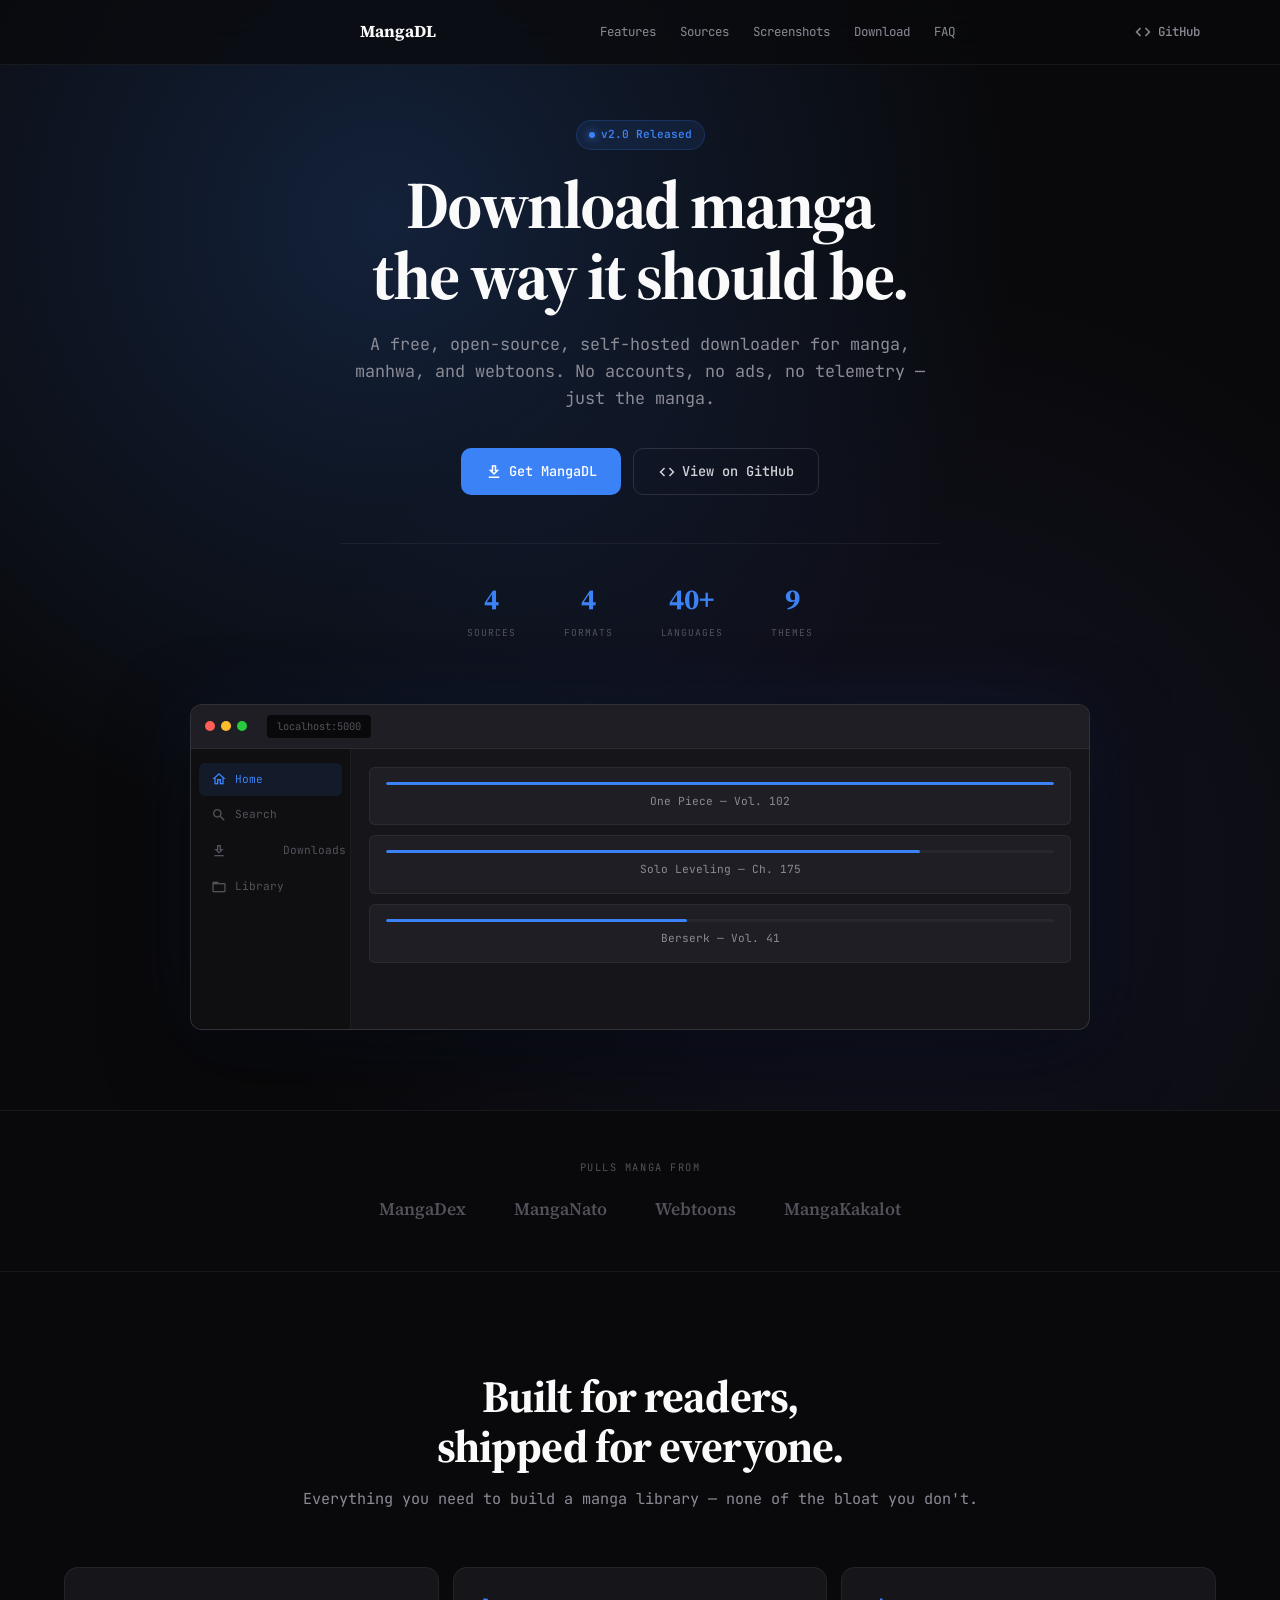
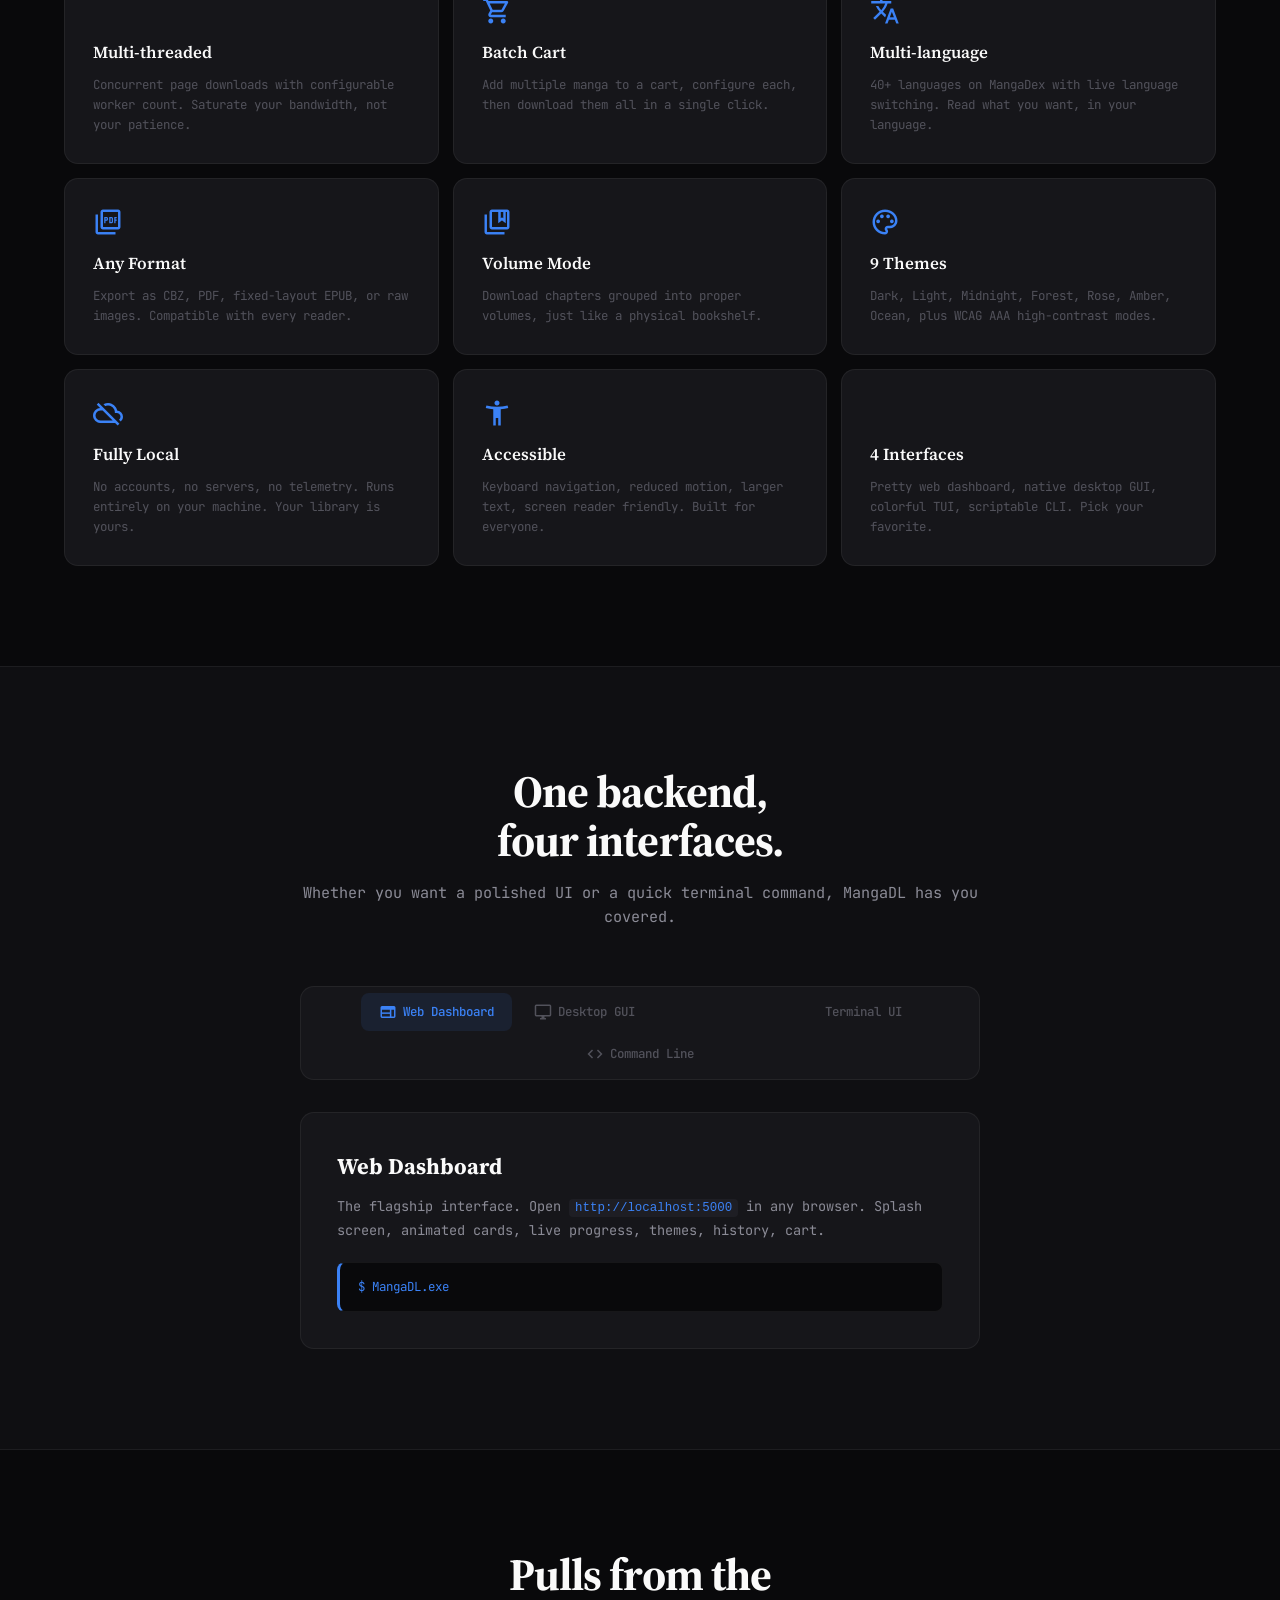
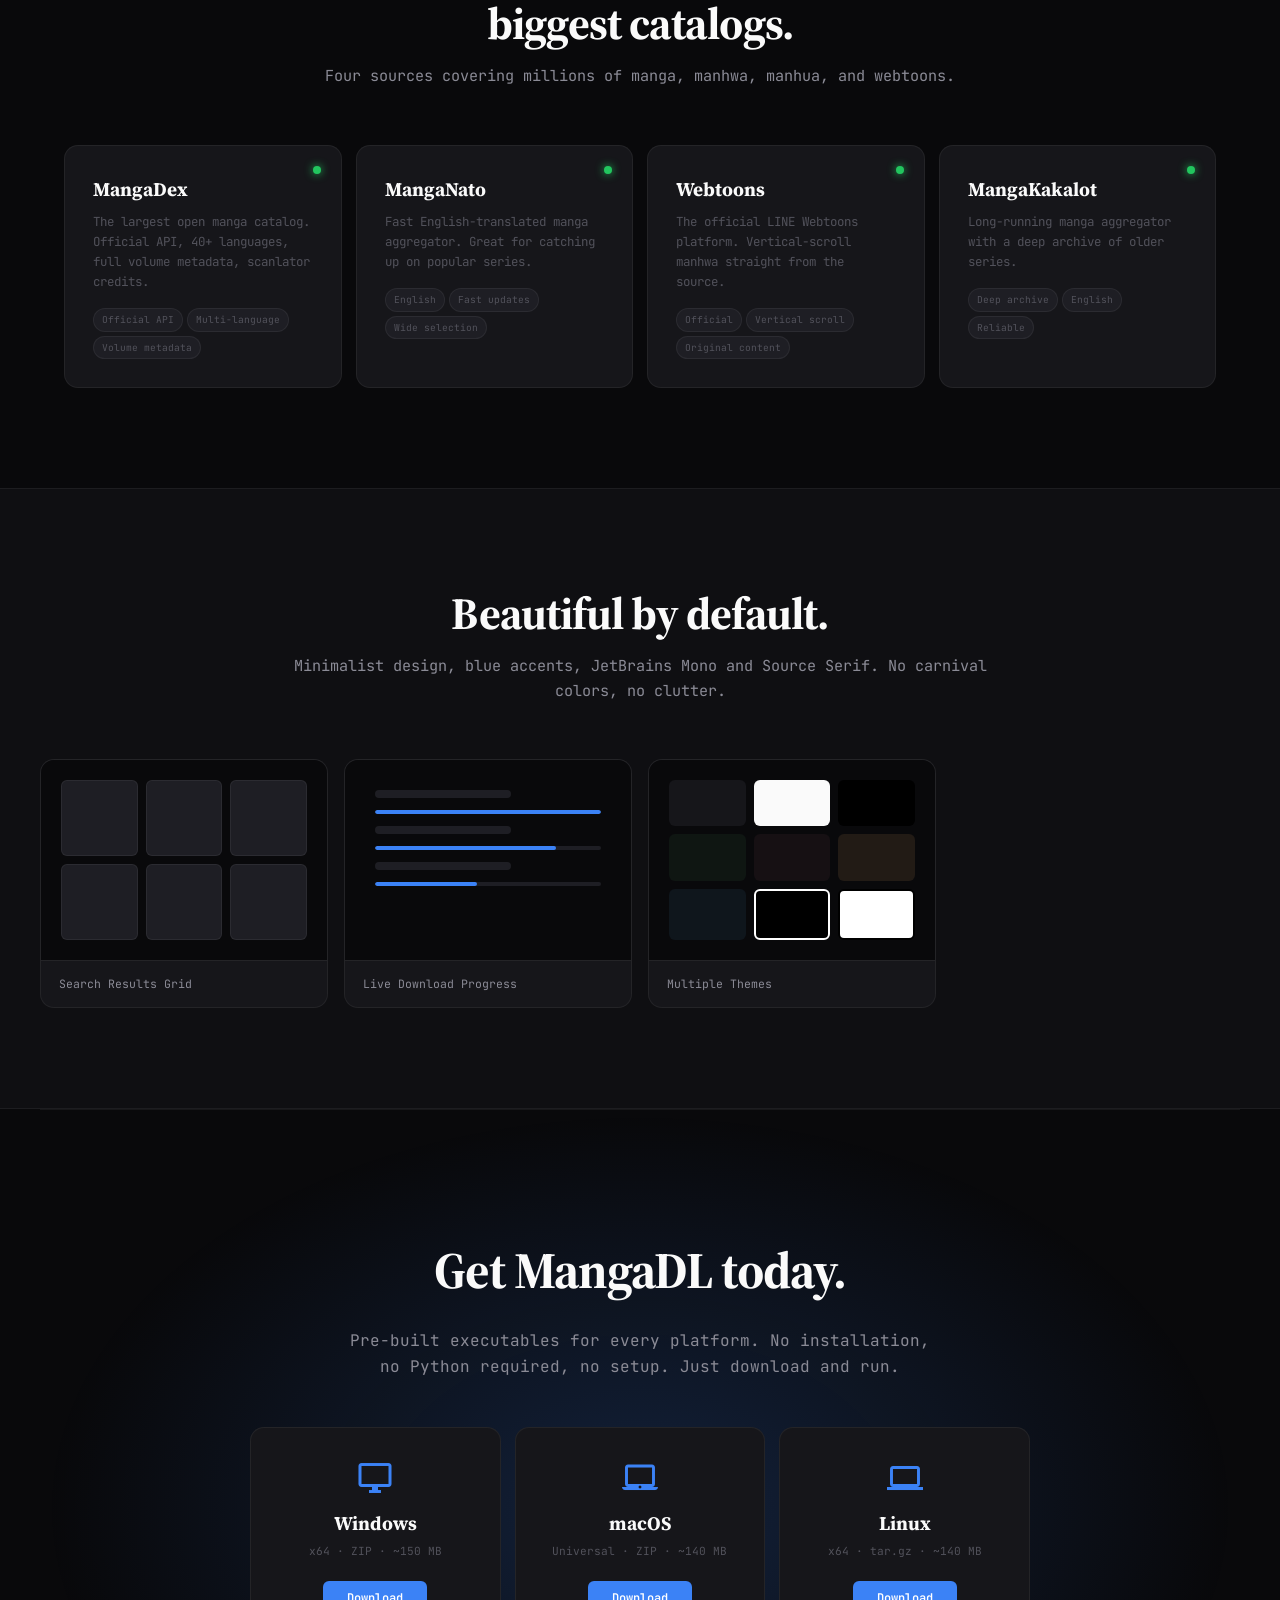
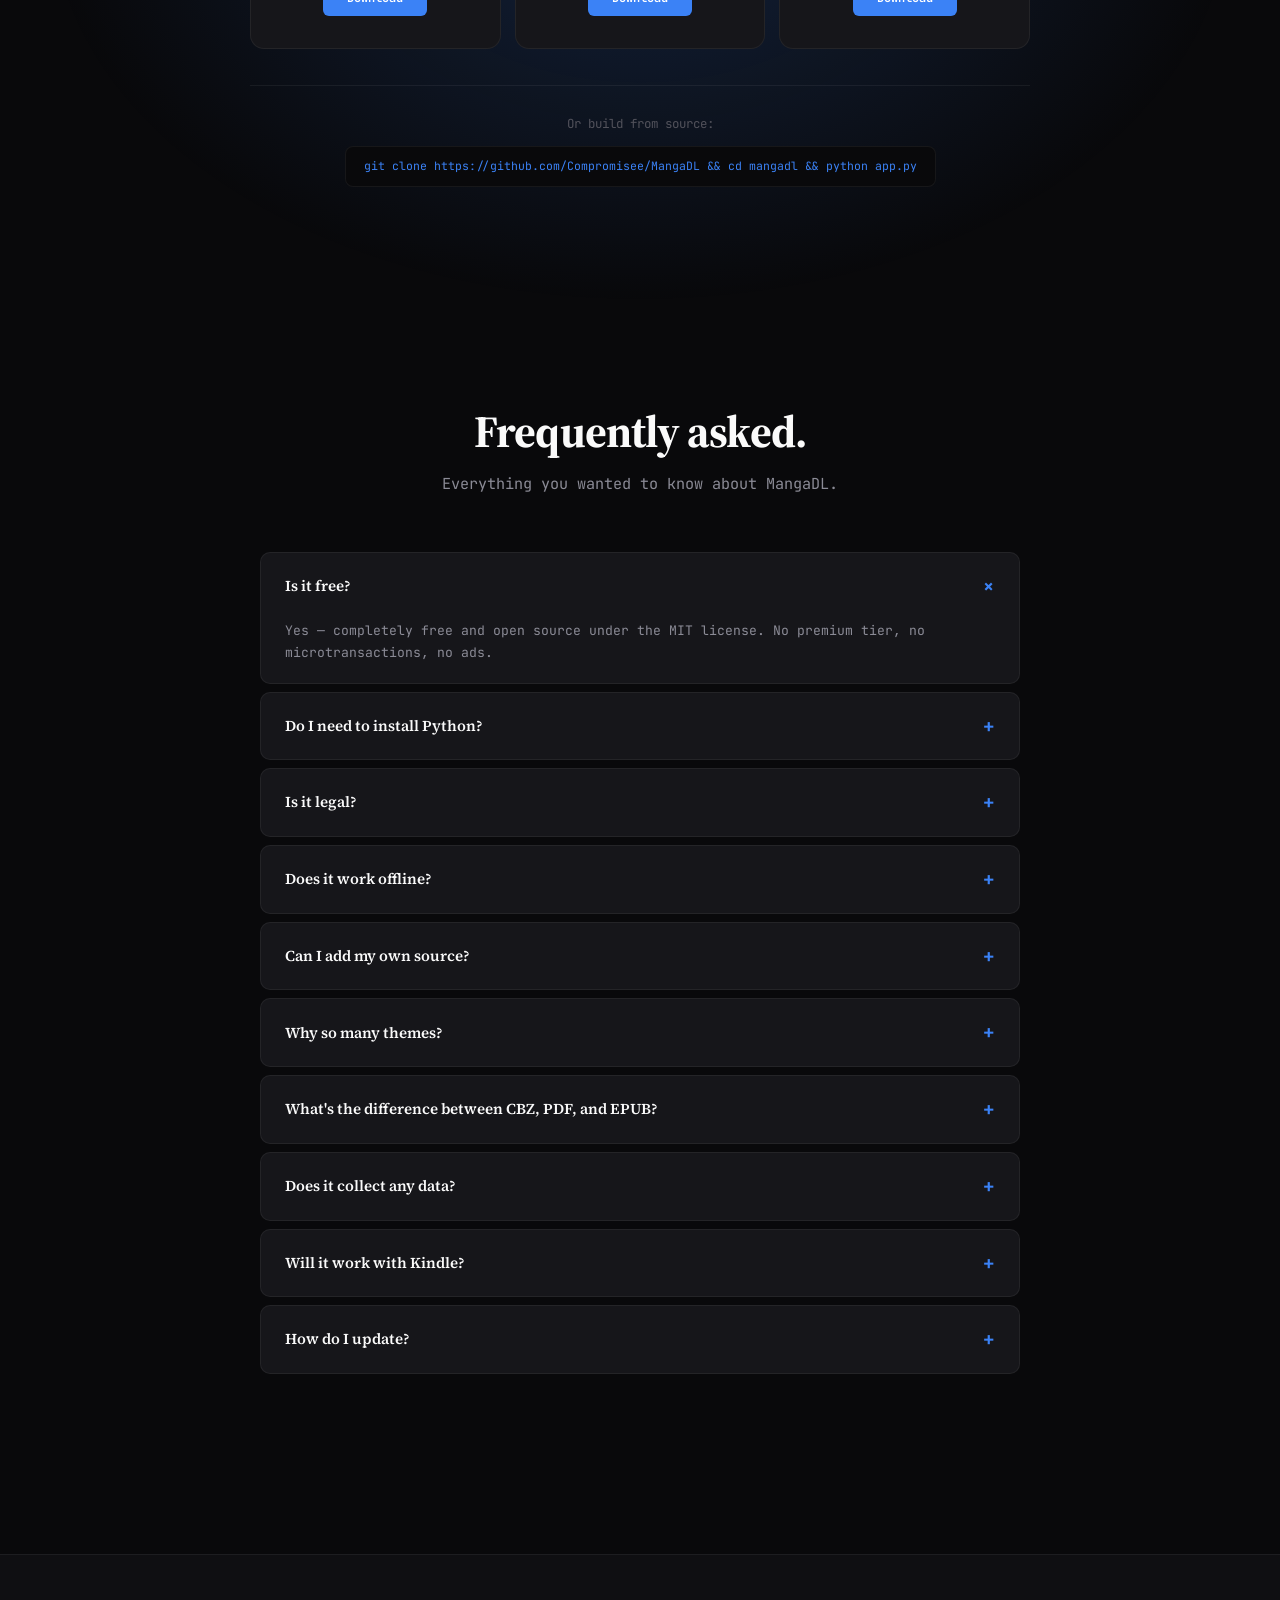
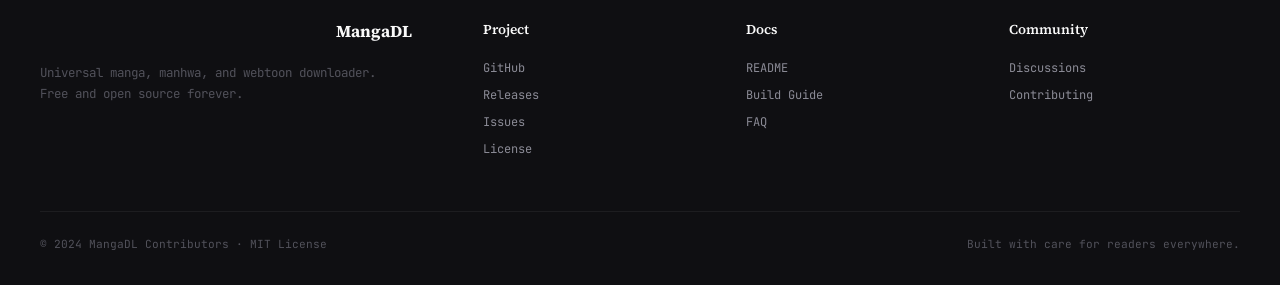
<file: website/index.html>
<!DOCTYPE html>
<html lang="en">
<head>
<meta charset="UTF-8">
<meta name="viewport" content="width=device-width, initial-scale=1.0">
<title>MangaDL — Universal Manga Downloader</title>
<meta name="description" content="Free, open-source manga, manhwa, and webtoon downloader. CBZ, PDF, EPUB export. Multi-source, multi-language, fully self-hosted.">
<meta property="og:title" content="MangaDL — Universal Manga Downloader">
<meta property="og:description" content="Download manga from MangaDex, MangaNato, Webtoons, and more. Free and open source.">
<meta property="og:type" content="website">
<meta name="theme-color" content="#3b82f6">
<link rel="icon" type="image/svg+xml" href="favicon.svg">
<link href="https://fonts.googleapis.com/icon?family=Material+Icons+Outlined" rel="stylesheet">
<link href="https://fonts.googleapis.com/css2?family=JetBrains+Mono:wght@300;400;500;600;700&family=Source+Serif+4:opsz,wght@8..60,400;8..60,500;8..60,600;8..60,700;8..60,800&display=swap" rel="stylesheet">
<link rel="stylesheet" href="style.css">
</head>
<body>

<!-- NAV -->
<nav class="nav">
  <div class="nav-inner">
    <a href="#" class="logo">
      <span class="material-icons-outlined">auto_stories</span>
      <span>MangaDL</span>
    </a>
    <div class="nav-links">
      <a href="#features">Features</a>
      <a href="#sources">Sources</a>
      <a href="#screenshots">Screenshots</a>
      <a href="#download">Download</a>
      <a href="#faq">FAQ</a>
    </div>
    <a href="https://github.com/Compromisee/MangaDL" class="btn btn-ghost" target="_blank">
      <span class="material-icons-outlined">code</span>
      <span>GitHub</span>
    </a>
  </div>
</nav>

<!-- HERO -->
<section class="hero">
  <div class="hero-bg"></div>
  <div class="hero-content">
    <div class="hero-badge">
      <span class="hero-badge-dot"></span>
      v2.0 Released
    </div>
    <h1>Download manga<br>the way it should be.</h1>
    <p class="hero-sub">A free, open-source, self-hosted downloader for manga, manhwa, and webtoons. No accounts, no ads, no telemetry — just the manga.</p>
    <div class="hero-actions">
      <a href="#download" class="btn btn-primary btn-lg">
        <span class="material-icons-outlined">download</span>
        Get MangaDL
      </a>
      <a href="https://github.com/Compromisee/MangaDL" target="_blank" class="btn btn-outline btn-lg">
        <span class="material-icons-outlined">code</span>
        View on GitHub
      </a>
    </div>
    <div class="hero-stats">
      <div><b>4</b><span>Sources</span></div>
      <div><b>4</b><span>Formats</span></div>
      <div><b>40+</b><span>Languages</span></div>
      <div><b>9</b><span>Themes</span></div>
    </div>
  </div>

  <!-- Mock UI preview -->
  <div class="hero-preview">
    <div class="preview-window">
      <div class="preview-bar">
        <span class="preview-dot red"></span>
        <span class="preview-dot yellow"></span>
        <span class="preview-dot green"></span>
        <span class="preview-url">localhost:5000</span>
      </div>
      <div class="preview-body">
        <div class="preview-side">
          <div class="preview-side-item active"><span class="material-icons-outlined">home</span>Home</div>
          <div class="preview-side-item"><span class="material-icons-outlined">search</span>Search</div>
          <div class="preview-side-item"><span class="material-icons-outlined">downloading</span>Downloads</div>
          <div class="preview-side-item"><span class="material-icons-outlined">folder_open</span>Library</div>
        </div>
        <div class="preview-main">
          <div class="preview-card">
            <div class="preview-progress"><div class="preview-fill"></div></div>
            <span>One Piece — Vol. 102</span>
          </div>
          <div class="preview-card">
            <div class="preview-progress"><div class="preview-fill" style="width:80%"></div></div>
            <span>Solo Leveling — Ch. 175</span>
          </div>
          <div class="preview-card">
            <div class="preview-progress"><div class="preview-fill" style="width:45%"></div></div>
            <span>Berserk — Vol. 41</span>
          </div>
        </div>
      </div>
    </div>
  </div>
</section>

<!-- TRUSTED -->
<section class="trusted">
  <p>Pulls manga from</p>
  <div class="trusted-grid">
    <div class="trust-item">MangaDex</div>
    <div class="trust-item">MangaNato</div>
    <div class="trust-item">Webtoons</div>
    <div class="trust-item">MangaKakalot</div>
  </div>
</section>

<!-- FEATURES -->
<section class="section" id="features">
  <div class="section-head">
    <h2>Built for readers,<br>shipped for everyone.</h2>
    <p>Everything you need to build a manga library — none of the bloat you don't.</p>
  </div>

  <div class="feature-grid">
    <div class="feature">
      <span class="material-icons-outlined feature-icon">bolt</span>
      <h3>Multi-threaded</h3>
      <p>Concurrent page downloads with configurable worker count. Saturate your bandwidth, not your patience.</p>
    </div>
    <div class="feature">
      <span class="material-icons-outlined feature-icon">shopping_cart</span>
      <h3>Batch Cart</h3>
      <p>Add multiple manga to a cart, configure each, then download them all in a single click.</p>
    </div>
    <div class="feature">
      <span class="material-icons-outlined feature-icon">translate</span>
      <h3>Multi-language</h3>
      <p>40+ languages on MangaDex with live language switching. Read what you want, in your language.</p>
    </div>
    <div class="feature">
      <span class="material-icons-outlined feature-icon">picture_as_pdf</span>
      <h3>Any Format</h3>
      <p>Export as CBZ, PDF, fixed-layout EPUB, or raw images. Compatible with every reader.</p>
    </div>
    <div class="feature">
      <span class="material-icons-outlined feature-icon">collections_bookmark</span>
      <h3>Volume Mode</h3>
      <p>Download chapters grouped into proper volumes, just like a physical bookshelf.</p>
    </div>
    <div class="feature">
      <span class="material-icons-outlined feature-icon">palette</span>
      <h3>9 Themes</h3>
      <p>Dark, Light, Midnight, Forest, Rose, Amber, Ocean, plus WCAG AAA high-contrast modes.</p>
    </div>
    <div class="feature">
      <span class="material-icons-outlined feature-icon">cloud_off</span>
      <h3>Fully Local</h3>
      <p>No accounts, no servers, no telemetry. Runs entirely on your machine. Your library is yours.</p>
    </div>
    <div class="feature">
      <span class="material-icons-outlined feature-icon">accessibility_new</span>
      <h3>Accessible</h3>
      <p>Keyboard navigation, reduced motion, larger text, screen reader friendly. Built for everyone.</p>
    </div>
    <div class="feature">
      <span class="material-icons-outlined feature-icon">terminal</span>
      <h3>4 Interfaces</h3>
      <p>Pretty web dashboard, native desktop GUI, colorful TUI, scriptable CLI. Pick your favorite.</p>
    </div>
  </div>
</section>

<!-- INTERFACES -->
<section class="section section-alt" id="interfaces">
  <div class="section-head">
    <h2>One backend,<br>four interfaces.</h2>
    <p>Whether you want a polished UI or a quick terminal command, MangaDL has you covered.</p>
  </div>
  <div class="interface-tabs">
    <button class="iface-tab active" data-tab="web">
      <span class="material-icons-outlined">web</span>
      Web Dashboard
    </button>
    <button class="iface-tab" data-tab="gui">
      <span class="material-icons-outlined">desktop_windows</span>
      Desktop GUI
    </button>
    <button class="iface-tab" data-tab="tui">
      <span class="material-icons-outlined">terminal</span>
      Terminal UI
    </button>
    <button class="iface-tab" data-tab="cli">
      <span class="material-icons-outlined">code</span>
      Command Line
    </button>
  </div>

  <div class="iface-panel active" data-panel="web">
    <h3>Web Dashboard</h3>
    <p>The flagship interface. Open <code>http://localhost:5000</code> in any browser. Splash screen, animated cards, live progress, themes, history, cart.</p>
    <div class="iface-code">$ MangaDL.exe</div>
  </div>
  <div class="iface-panel" data-panel="gui">
    <h3>Desktop GUI</h3>
    <p>Native Tkinter desktop window — no browser required. Sidebar navigation, treeview chapters, live download polling.</p>
    <div class="iface-code">$ python gui.py</div>
  </div>
  <div class="iface-panel" data-panel="tui">
    <h3>Terminal UI</h3>
    <p>Beautiful colorful terminal interface using Rich. Gradient ASCII banner, live progress bars, color-coded sources.</p>
    <div class="iface-code">$ python tui.py</div>
  </div>
  <div class="iface-panel" data-panel="cli">
    <h3>Command Line</h3>
    <p>Scriptable, automation-ready. Perfect for cron jobs and shell scripts.</p>
    <div class="iface-code">$ MangaDL-CLI download &lt;url&gt; --format pdf --mode volume</div>
  </div>
</section>

<!-- SOURCES -->
<section class="section" id="sources">
  <div class="section-head">
    <h2>Pulls from the<br>biggest catalogs.</h2>
    <p>Four sources covering millions of manga, manhwa, manhua, and webtoons.</p>
  </div>
  <div class="source-grid">
    <div class="source">
      <div class="source-status"></div>
      <h3>MangaDex</h3>
      <p>The largest open manga catalog. Official API, 40+ languages, full volume metadata, scanlator credits.</p>
      <div class="source-tags">
        <span>Official API</span><span>Multi-language</span><span>Volume metadata</span>
      </div>
    </div>
    <div class="source">
      <div class="source-status"></div>
      <h3>MangaNato</h3>
      <p>Fast English-translated manga aggregator. Great for catching up on popular series.</p>
      <div class="source-tags">
        <span>English</span><span>Fast updates</span><span>Wide selection</span>
      </div>
    </div>
    <div class="source">
      <div class="source-status"></div>
      <h3>Webtoons</h3>
      <p>The official LINE Webtoons platform. Vertical-scroll manhwa straight from the source.</p>
      <div class="source-tags">
        <span>Official</span><span>Vertical scroll</span><span>Original content</span>
      </div>
    </div>
    <div class="source">
      <div class="source-status"></div>
      <h3>MangaKakalot</h3>
      <p>Long-running manga aggregator with a deep archive of older series.</p>
      <div class="source-tags">
        <span>Deep archive</span><span>English</span><span>Reliable</span>
      </div>
    </div>
  </div>
</section>

<!-- SCREENSHOTS -->
<section class="section section-alt" id="screenshots">
  <div class="section-head">
    <h2>Beautiful by default.</h2>
    <p>Minimalist design, blue accents, JetBrains Mono and Source Serif. No carnival colors, no clutter.</p>
  </div>
  <div class="screenshot-grid">
    <div class="screenshot">
      <div class="screenshot-mock">
        <div class="mock-card mock-1"></div>
        <div class="mock-card mock-2"></div>
        <div class="mock-card mock-3"></div>
        <div class="mock-card mock-4"></div>
        <div class="mock-card mock-5"></div>
        <div class="mock-card mock-6"></div>
      </div>
      <div class="screenshot-label">Search Results Grid</div>
    </div>
    <div class="screenshot">
      <div class="screenshot-mock screenshot-mock-progress">
        <div class="mock-line"></div>
        <div class="mock-progress"><div class="mock-progress-fill"></div></div>
        <div class="mock-line"></div>
        <div class="mock-progress"><div class="mock-progress-fill" style="width:80%"></div></div>
        <div class="mock-line"></div>
        <div class="mock-progress"><div class="mock-progress-fill" style="width:45%"></div></div>
      </div>
      <div class="screenshot-label">Live Download Progress</div>
    </div>
    <div class="screenshot">
      <div class="screenshot-mock screenshot-mock-themes">
        <div class="mock-swatch s1"></div>
        <div class="mock-swatch s2"></div>
        <div class="mock-swatch s3"></div>
        <div class="mock-swatch s4"></div>
        <div class="mock-swatch s5"></div>
        <div class="mock-swatch s6"></div>
        <div class="mock-swatch s7"></div>
        <div class="mock-swatch s8"></div>
        <div class="mock-swatch s9"></div>
      </div>
      <div class="screenshot-label">Multiple Themes</div>
    </div>
  </div>
</section>

<!-- DOWNLOAD -->
<section class="section section-cta" id="download">
  <div class="cta-bg"></div>
  <div class="cta-content">
    <h2>Get MangaDL today.</h2>
    <p>Pre-built executables for every platform. No installation, no Python required, no setup. Just download and run.</p>

    <div class="dl-grid">
      <a href="https://github.com/Compromisee/MangaDL/releases/latest/download/MangaDL-Windows.zip" class="dl-card">
        <span class="material-icons-outlined dl-icon">desktop_windows</span>
        <h3>Windows</h3>
        <p>x64 · ZIP · ~150 MB</p>
        <span class="dl-btn">Download</span>
      </a>
      <a href="https://github.com/Compromisee/MangaDL/releases/latest/download/MangaDL-macOS.zip" class="dl-card">
        <span class="material-icons-outlined dl-icon">laptop_mac</span>
        <h3>macOS</h3>
        <p>Universal · ZIP · ~140 MB</p>
        <span class="dl-btn">Download</span>
      </a>
      <a href="https://github.com/Compromisee/MangaDL/releases/latest/download/MangaDL-Linux.tar.gz" class="dl-card">
        <span class="material-icons-outlined dl-icon">computer</span>
        <h3>Linux</h3>
        <p>x64 · tar.gz · ~140 MB</p>
        <span class="dl-btn">Download</span>
      </a>
    </div>

    <div class="dl-source">
      <p>Or build from source:</p>
      <code>git clone https://github.com/Compromisee/MangaDL &amp;&amp; cd mangadl &amp;&amp; python app.py</code>
    </div>
  </div>
</section>

<!-- FAQ -->
<section class="section" id="faq">
  <div class="section-head">
    <h2>Frequently asked.</h2>
    <p>Everything you wanted to know about MangaDL.</p>
  </div>
  <div class="faq">
    <details class="faq-item" open>
      <summary>Is it free?</summary>
      <div>Yes — completely free and open source under the MIT license. No premium tier, no microtransactions, no ads.</div>
    </details>
    <details class="faq-item">
      <summary>Do I need to install Python?</summary>
      <div>If you use the pre-built EXE/binary releases, no. They're fully self-contained. Only needed if you want to run from source or contribute.</div>
    </details>
    <details class="faq-item">
      <summary>Is it legal?</summary>
      <div>The tool itself is legal. How you use it is your responsibility. Respect copyright laws in your country and support creators by buying official manga when available.</div>
    </details>
    <details class="faq-item">
      <summary>Does it work offline?</summary>
      <div>The app runs locally and your downloaded files work offline forever. The download itself obviously requires an internet connection to fetch the manga.</div>
    </details>
    <details class="faq-item">
      <summary>Can I add my own source?</summary>
      <div>Yes — extend the <code>BaseSource</code> class in <code>sources/base.py</code>, implement three methods, and register it. See the README for a full guide.</div>
    </details>
    <details class="faq-item">
      <summary>Why so many themes?</summary>
      <div>Because not everyone reads in the dark. The high-contrast modes are WCAG AAA certified for users with visual impairments.</div>
    </details>
    <details class="faq-item">
      <summary>What's the difference between CBZ, PDF, and EPUB?</summary>
      <div><b>CBZ</b> — best for comic readers like YACReader. <b>PDF</b> — universal, works anywhere. <b>EPUB</b> — best for e-readers like Apple Books, Kobo. <b>Images</b> — raw files for custom workflows.</div>
    </details>
    <details class="faq-item">
      <summary>Does it collect any data?</summary>
      <div>No. Zero telemetry. Zero analytics. Zero tracking. Your downloads, history, and settings stay on your machine.</div>
    </details>
    <details class="faq-item">
      <summary>Will it work with Kindle?</summary>
      <div>Sideload CBZ or EPUB files via Send to Kindle or USB. Native MOBI support is on the roadmap.</div>
    </details>
    <details class="faq-item">
      <summary>How do I update?</summary>
      <div>Download the new release and replace the old EXE. Your downloads folder, history, and settings persist between versions.</div>
    </details>
  </div>
</section>

<!-- FOOTER -->
<footer class="footer">
  <div class="footer-inner">
    <div class="footer-brand">
      <div class="logo">
        <span class="material-icons-outlined">auto_stories</span>
        <span>MangaDL</span>
      </div>
      <p>Universal manga, manhwa, and webtoon downloader.<br>Free and open source forever.</p>
    </div>
    <div class="footer-cols">
      <div class="footer-col">
        <h4>Project</h4>
        <a href="https://github.com/Compromisee/MangaDL" target="_blank">GitHub</a>
        <a href="https://github.com/Compromisee/MangaDL/releases" target="_blank">Releases</a>
        <a href="https://github.com/Compromisee/MangaDL/issues" target="_blank">Issues</a>
        <a href="https://github.com/Compromisee/MangaDL/blob/main/LICENSE" target="_blank">License</a>
      </div>
      <div class="footer-col">
        <h4>Docs</h4>
        <a href="https://github.com/Compromisee/MangaDL/blob/main/README.md" target="_blank">README</a>
        <a href="https://github.com/Compromisee/MangaDL/blob/main/BUILD.md" target="_blank">Build Guide</a>
        <a href="#faq">FAQ</a>
      </div>
      <div class="footer-col">
        <h4>Community</h4>
        <a href="https://github.com/Compromisee/MangaDL/discussions" target="_blank">Discussions</a>
        <a href="https://github.com/Compromisee/MangaDL/blob/main/CONTRIBUTING.md" target="_blank">Contributing</a>
      </div>
    </div>
  </div>
  <div class="footer-bottom">
    <p>© 2024 MangaDL Contributors · MIT License</p>
    <p>Built with care for readers everywhere.</p>
  </div>
</footer>

<script src="script.js"></script>
</body>
</html>
</file>
<file: website/style.css>
*,*::before,*::after{margin:0;padding:0;box-sizing:border-box}

:root{
  --bg:#09090b;--bg1:#0f0f12;--bg2:#16161a;--bg3:#1e1e24;--bg4:#27272f;
  --border:rgba(255,255,255,.06);--border-h:rgba(255,255,255,.12);
  --text:#d4d4d8;--text2:#8b8b96;--text3:#52525b;--white:#fafafa;
  --accent:#3b82f6;--accent-h:#2563eb;--accent-dim:rgba(59,130,246,.10);--accent-glow:rgba(59,130,246,.20);
  --green:#22c55e;--red:#ef4444;--yellow:#eab308;
  --serif:'Source Serif 4','Georgia',serif;
  --mono:'JetBrains Mono',monospace;
  --ease:cubic-bezier(.4,0,.2,1);
}

html{scroll-behavior:smooth}
body{
  font-family:var(--mono);
  background:var(--bg);color:var(--text);
  line-height:1.6;
  overflow-x:hidden;
}
::selection{background:var(--accent);color:#fff}
::-webkit-scrollbar{width:8px}
::-webkit-scrollbar-track{background:var(--bg)}
::-webkit-scrollbar-thumb{background:var(--bg3);border-radius:9px}
::-webkit-scrollbar-thumb:hover{background:var(--bg4)}

a{color:inherit;text-decoration:none}

/* === NAV === */
.nav{
  position:fixed;top:0;left:0;right:0;z-index:100;
  background:rgba(9,9,11,.7);backdrop-filter:blur(16px);
  border-bottom:1px solid var(--border);
}
.nav-inner{
  max-width:1200px;margin:0 auto;padding:14px 24px;
  display:flex;align-items:center;justify-content:space-between;gap:24px;
}
.logo{
  display:flex;align-items:center;gap:8px;
  font-family:var(--serif);font-size:1.05rem;font-weight:700;color:var(--white);
}
.logo .material-icons-outlined{color:var(--accent);font-size:24px}
.nav-links{display:flex;gap:24px;font-size:.78rem;color:var(--text2)}
.nav-links a{transition:color .2s}
.nav-links a:hover{color:var(--white)}

/* === BUTTONS === */
.btn{
  display:inline-flex;align-items:center;gap:6px;
  padding:8px 16px;border:none;border-radius:8px;
  font-family:var(--mono);font-size:.78rem;font-weight:500;
  cursor:pointer;transition:all .2s var(--ease);
  text-decoration:none;
}
.btn .material-icons-outlined{font-size:18px}
.btn:active{transform:scale(.97)}
.btn-primary{background:var(--accent);color:#fff}
.btn-primary:hover{background:var(--accent-h);box-shadow:0 8px 24px var(--accent-glow)}
.btn-outline{background:transparent;color:var(--text);border:1px solid var(--border-h)}
.btn-outline:hover{border-color:var(--accent);color:var(--accent)}
.btn-ghost{background:transparent;color:var(--text2)}
.btn-ghost:hover{background:var(--bg3);color:var(--text)}
.btn-lg{padding:12px 24px;font-size:.85rem;border-radius:10px}

/* === HERO === */
.hero{
  position:relative;min-height:100vh;
  padding:120px 24px 80px;
  display:flex;flex-direction:column;align-items:center;justify-content:center;
  overflow:hidden;text-align:center;
}
.hero-bg{
  position:absolute;inset:0;
  background:
    radial-gradient(ellipse at 30% 20%,var(--accent-glow),transparent 50%),
    radial-gradient(ellipse at 70% 80%,rgba(99,102,241,.10),transparent 50%);
  animation:heroBg 12s ease-in-out infinite alternate;
}
@keyframes heroBg{
  0%{opacity:.6;transform:scale(1) rotate(0deg)}
  100%{opacity:1;transform:scale(1.1) rotate(2deg)}
}
.hero-content{position:relative;z-index:2;max-width:900px;animation:fadeUp .8s var(--ease)}
@keyframes fadeUp{from{opacity:0;transform:translateY(20px)}to{opacity:1;transform:none}}

.hero-badge{
  display:inline-flex;align-items:center;gap:6px;
  padding:5px 12px;border-radius:20px;
  background:var(--accent-dim);color:var(--accent);
  font-size:.7rem;font-weight:600;margin-bottom:20px;
  border:1px solid rgba(59,130,246,.2);
}
.hero-badge-dot{
  width:6px;height:6px;border-radius:50%;background:var(--accent);
  box-shadow:0 0 8px var(--accent);
  animation:pulse 1.5s ease-in-out infinite;
}
@keyframes pulse{0%,100%{opacity:1}50%{opacity:.4}}

.hero h1{
  font-family:var(--serif);font-size:clamp(2.2rem,6vw,4.2rem);
  font-weight:700;color:var(--white);
  letter-spacing:-.03em;line-height:1.05;
  margin-bottom:20px;
}
.hero-sub{
  font-size:clamp(.9rem,1.6vw,1.05rem);
  color:var(--text2);max-width:600px;margin:0 auto 36px;
  line-height:1.6;
}
.hero-actions{display:flex;gap:12px;justify-content:center;flex-wrap:wrap;margin-bottom:48px}

.hero-stats{
  display:flex;justify-content:center;gap:48px;flex-wrap:wrap;
  padding-top:32px;border-top:1px solid var(--border);
}
.hero-stats div{display:flex;flex-direction:column;align-items:center;gap:2px}
.hero-stats b{
  font-family:var(--serif);font-size:1.8rem;font-weight:700;color:var(--accent);
}
.hero-stats span{font-size:.6rem;color:var(--text3);text-transform:uppercase;letter-spacing:.1em}

/* === HERO PREVIEW === */
.hero-preview{
  position:relative;z-index:2;
  margin-top:64px;width:100%;max-width:900px;
  animation:fadeUp 1s .3s var(--ease) both;
}
.preview-window{
  background:var(--bg2);border:1px solid var(--border-h);
  border-radius:12px;overflow:hidden;
  box-shadow:0 24px 80px rgba(0,0,0,.5),0 0 80px var(--accent-dim);
}
.preview-bar{
  display:flex;align-items:center;gap:6px;
  padding:10px 14px;background:var(--bg3);border-bottom:1px solid var(--border);
}
.preview-dot{width:10px;height:10px;border-radius:50%}
.preview-dot.red{background:#ff5f56}
.preview-dot.yellow{background:#ffbd2e}
.preview-dot.green{background:#27c93f}
.preview-url{
  margin-left:14px;padding:3px 10px;background:var(--bg);border-radius:4px;
  font-size:.65rem;color:var(--text3);
}
.preview-body{display:grid;grid-template-columns:160px 1fr;height:280px}
.preview-side{padding:14px 8px;border-right:1px solid var(--border);background:var(--bg1)}
.preview-side-item{
  display:flex;align-items:center;gap:8px;padding:8px 12px;
  border-radius:6px;font-size:.7rem;color:var(--text3);margin-bottom:2px;
}
.preview-side-item .material-icons-outlined{font-size:16px}
.preview-side-item.active{background:var(--accent-dim);color:var(--accent)}
.preview-main{padding:18px;display:flex;flex-direction:column;gap:10px}
.preview-card{
  background:var(--bg3);border:1px solid var(--border);border-radius:6px;
  padding:14px 16px;
}
.preview-card span{font-size:.7rem;color:var(--text2);display:block;margin-top:8px}
.preview-progress{
  height:3px;background:var(--bg4);border-radius:3px;overflow:hidden;
}
.preview-fill{
  height:100%;background:var(--accent);border-radius:3px;
  width:100%;animation:fillBar 2s var(--ease);
}
@keyframes fillBar{from{width:0}}

/* === TRUSTED === */
.trusted{
  padding:48px 24px;text-align:center;
  border-top:1px solid var(--border);border-bottom:1px solid var(--border);
}
.trusted p{
  font-size:.65rem;color:var(--text3);text-transform:uppercase;
  letter-spacing:.15em;margin-bottom:20px;
}
.trusted-grid{
  display:flex;justify-content:center;gap:48px;flex-wrap:wrap;
  max-width:900px;margin:0 auto;
}
.trust-item{
  font-family:var(--serif);font-size:1.1rem;font-weight:600;color:var(--text3);
  transition:color .3s;
}
.trust-item:hover{color:var(--white)}

/* === SECTIONS === */
.section{padding:100px 24px;max-width:1200px;margin:0 auto;position:relative}
.section-alt{background:var(--bg1);max-width:none;border-top:1px solid var(--border);border-bottom:1px solid var(--border)}
.section-alt > *{max-width:1200px;margin-left:auto;margin-right:auto}
.section-head{text-align:center;max-width:700px;margin:0 auto 56px}
.section-head h2{
  font-family:var(--serif);font-size:clamp(1.8rem,4vw,2.8rem);
  font-weight:700;color:var(--white);letter-spacing:-.02em;line-height:1.1;
  margin-bottom:16px;
}
.section-head p{font-size:.95rem;color:var(--text2)}

/* === FEATURES === */
.feature-grid{
  display:grid;grid-template-columns:repeat(auto-fill,minmax(280px,1fr));
  gap:14px;
}
.feature{
  background:var(--bg2);border:1px solid var(--border);border-radius:14px;
  padding:28px;transition:all .35s var(--ease);
  position:relative;overflow:hidden;
}
.feature::before{
  content:'';position:absolute;inset:0;
  background:radial-gradient(circle at 50% 0%,var(--accent-glow),transparent 70%);
  opacity:0;transition:opacity .4s;
}
.feature:hover{
  border-color:var(--border-h);transform:translateY(-4px);
  box-shadow:0 16px 48px rgba(0,0,0,.4);
}
.feature:hover::before{opacity:1}
.feature-icon{
  font-size:30px;color:var(--accent);margin-bottom:14px;display:block;
  transition:transform .3s var(--ease);
}
.feature:hover .feature-icon{transform:scale(1.15) rotate(-5deg)}
.feature h3{
  font-family:var(--serif);font-size:1.05rem;font-weight:600;
  color:var(--white);margin-bottom:8px;position:relative;
}
.feature p{font-size:.78rem;color:var(--text3);line-height:1.6;position:relative}

/* === INTERFACES === */
.interface-tabs{
  display:flex;gap:4px;justify-content:center;
  background:var(--bg2);padding:6px;border-radius:14px;
  border:1px solid var(--border);max-width:680px;margin:0 auto 32px;
  flex-wrap:wrap;
}
.iface-tab{
  display:inline-flex;align-items:center;gap:6px;
  padding:10px 18px;background:transparent;border:none;border-radius:8px;
  color:var(--text3);font-family:var(--mono);font-size:.78rem;font-weight:500;
  cursor:pointer;transition:all .2s;
}
.iface-tab:hover{color:var(--text)}
.iface-tab.active{background:var(--accent-dim);color:var(--accent)}
.iface-tab .material-icons-outlined{font-size:18px}

.iface-panel{
  display:none;background:var(--bg2);border:1px solid var(--border);
  border-radius:14px;padding:36px;max-width:680px;margin:0 auto;
  animation:fadeUp .3s var(--ease);
}
.iface-panel.active{display:block}
.iface-panel h3{font-family:var(--serif);font-size:1.4rem;color:var(--white);margin-bottom:10px}
.iface-panel p{color:var(--text2);margin-bottom:20px;font-size:.85rem;line-height:1.7}
.iface-panel code{background:var(--bg3);padding:2px 6px;border-radius:4px;font-size:.78rem;color:var(--accent)}
.iface-code{
  background:var(--bg);border:1px solid var(--border);border-radius:8px;
  padding:14px 18px;font-family:var(--mono);font-size:.78rem;color:var(--accent);
  border-left:3px solid var(--accent);
}

/* === SOURCES === */
.source-grid{
  display:grid;grid-template-columns:repeat(auto-fill,minmax(260px,1fr));gap:14px;
}
.source{
  background:var(--bg2);border:1px solid var(--border);border-radius:14px;
  padding:28px;transition:all .3s var(--ease);position:relative;
}
.source:hover{border-color:var(--border-h);transform:translateY(-3px)}
.source-status{
  position:absolute;top:20px;right:20px;
  width:8px;height:8px;border-radius:50%;background:var(--green);
  box-shadow:0 0 8px var(--green);
}
.source h3{font-family:var(--serif);font-size:1.2rem;color:var(--white);margin-bottom:8px}
.source p{font-size:.78rem;color:var(--text3);margin-bottom:16px;line-height:1.6}
.source-tags{display:flex;flex-wrap:wrap;gap:4px}
.source-tags span{
  font-size:.6rem;padding:3px 8px;background:var(--bg3);
  border:1px solid var(--border);border-radius:20px;color:var(--text3);
}

/* === SCREENSHOTS === */
.screenshot-grid{
  display:grid;grid-template-columns:repeat(auto-fill,minmax(280px,1fr));gap:16px;
}
.screenshot{
  background:var(--bg2);border:1px solid var(--border);border-radius:14px;
  overflow:hidden;transition:transform .3s var(--ease);
}
.screenshot:hover{transform:translateY(-4px)}
.screenshot-mock{
  height:200px;padding:20px;display:grid;
  grid-template-columns:repeat(3,1fr);gap:8px;
  background:var(--bg);
}
.mock-card{background:var(--bg3);border:1px solid var(--border);border-radius:6px;animation:cardPulse 3s ease-in-out infinite}
.mock-card.mock-2{animation-delay:.2s}
.mock-card.mock-3{animation-delay:.4s}
.mock-card.mock-4{animation-delay:.6s}
.mock-card.mock-5{animation-delay:.8s}
.mock-card.mock-6{animation-delay:1s}
@keyframes cardPulse{0%,100%{opacity:.4}50%{opacity:.8}}

.screenshot-mock-progress{display:flex;flex-direction:column;gap:12px;padding:30px}
.mock-line{height:8px;background:var(--bg3);border-radius:4px;width:60%}
.mock-progress{height:4px;background:var(--bg3);border-radius:4px;overflow:hidden}
.mock-progress-fill{height:100%;background:var(--accent);border-radius:4px;width:100%;animation:fillBar 2s var(--ease) infinite}

.screenshot-mock-themes{display:grid;grid-template-columns:repeat(3,1fr);gap:8px}
.mock-swatch{border-radius:6px}
.mock-swatch.s1{background:#16161a}
.mock-swatch.s2{background:#fafafa}
.mock-swatch.s3{background:#000}
.mock-swatch.s4{background:#0f1612}
.mock-swatch.s5{background:#161013}
.mock-swatch.s6{background:#221b15}
.mock-swatch.s7{background:#0f161c}
.mock-swatch.s8{background:#000;border:2px solid #fff}
.mock-swatch.s9{background:#fff;border:2px solid #000}

.screenshot-label{
  padding:14px 18px;font-size:.72rem;color:var(--text2);
  border-top:1px solid var(--border);
}

/* === CTA === */
.section-cta{
  position:relative;text-align:center;padding:120px 24px;overflow:hidden;
  border-top:1px solid var(--border);
}
.cta-bg{
  position:absolute;inset:0;
  background:radial-gradient(ellipse at center,var(--accent-glow),transparent 70%);
  animation:heroBg 8s ease-in-out infinite alternate;
}
.cta-content{position:relative;z-index:2;max-width:900px;margin:0 auto}
.cta-content h2{
  font-family:var(--serif);font-size:clamp(2rem,5vw,3.2rem);
  font-weight:700;color:var(--white);margin-bottom:16px;letter-spacing:-.02em;
}
.cta-content > p{font-size:1rem;color:var(--text2);margin-bottom:48px;max-width:600px;margin-left:auto;margin-right:auto}

.dl-grid{
  display:grid;grid-template-columns:repeat(auto-fit,minmax(220px,1fr));
  gap:14px;margin-bottom:36px;max-width:780px;margin-left:auto;margin-right:auto;
}
.dl-card{
  background:var(--bg2);border:1px solid var(--border);border-radius:14px;
  padding:32px 24px;text-align:center;transition:all .3s var(--ease);
  display:block;color:inherit;
}
.dl-card:hover{
  border-color:var(--accent);transform:translateY(-4px);
  box-shadow:0 16px 40px var(--accent-glow);
}
.dl-icon{font-size:36px;color:var(--accent);margin-bottom:12px;display:block}
.dl-card h3{font-family:var(--serif);font-size:1.2rem;color:var(--white);margin-bottom:4px}
.dl-card p{font-size:.7rem;color:var(--text3);margin-bottom:20px}
.dl-btn{
  display:inline-block;padding:8px 24px;background:var(--accent);color:#fff;
  border-radius:6px;font-size:.75rem;font-weight:600;
}

.dl-source{
  text-align:center;padding-top:28px;border-top:1px solid var(--border);
  max-width:780px;margin:0 auto;
}
.dl-source p{color:var(--text3);font-size:.78rem;margin-bottom:12px}
.dl-source code{
  display:inline-block;background:var(--bg);border:1px solid var(--border);
  padding:10px 18px;border-radius:8px;
  font-family:var(--mono);font-size:.72rem;color:var(--accent);
  user-select:all;
}

/* === FAQ === */
.faq{max-width:760px;margin:0 auto;display:flex;flex-direction:column;gap:8px}
.faq-item{
  background:var(--bg2);border:1px solid var(--border);border-radius:10px;
  overflow:hidden;transition:border-color .2s;
}
.faq-item:hover{border-color:var(--border-h)}
.faq-item summary{
  padding:18px 24px;cursor:pointer;
  font-family:var(--serif);font-size:.95rem;font-weight:600;color:var(--white);
  display:flex;justify-content:space-between;align-items:center;
  list-style:none;
}
.faq-item summary::-webkit-details-marker{display:none}
.faq-item summary::after{
  content:'+';font-family:var(--mono);font-size:1.2rem;color:var(--accent);
  transition:transform .2s;
}
.faq-item[open] summary::after{transform:rotate(45deg)}
.faq-item div{
  padding:0 24px 18px;color:var(--text2);font-size:.82rem;line-height:1.7;
}
.faq-item code{background:var(--bg3);padding:2px 6px;border-radius:4px;font-size:.75rem;color:var(--accent)}

/* === FOOTER === */
.footer{background:var(--bg1);border-top:1px solid var(--border);padding:64px 24px 32px;margin-top:80px}
.footer-inner{
  max-width:1200px;margin:0 auto;
  display:grid;grid-template-columns:1fr 2fr;gap:64px;
  padding-bottom:48px;border-bottom:1px solid var(--border);
}
.footer-brand .logo{margin-bottom:16px}
.footer-brand p{color:var(--text3);font-size:.78rem;line-height:1.7}
.footer-cols{display:grid;grid-template-columns:repeat(3,1fr);gap:32px}
.footer-col h4{
  font-family:var(--serif);font-size:.85rem;color:var(--white);
  margin-bottom:14px;font-weight:600;
}
.footer-col a{
  display:block;padding:4px 0;font-size:.75rem;color:var(--text2);
  transition:color .2s;
}
.footer-col a:hover{color:var(--accent)}
.footer-bottom{
  max-width:1200px;margin:0 auto;padding-top:24px;
  display:flex;justify-content:space-between;align-items:center;
  font-size:.7rem;color:var(--text3);flex-wrap:wrap;gap:8px;
}

/* === RESPONSIVE === */
@media(max-width:768px){
  .nav-links{display:none}
  .hero{padding-top:100px}
  .hero-stats{gap:24px}
  .preview-body{grid-template-columns:80px 1fr;height:240px}
  .preview-side-item span:not(.material-icons-outlined){display:none}
  .footer-inner{grid-template-columns:1fr;gap:32px}
  .footer-cols{grid-template-columns:1fr 1fr;gap:24px}
}
</file>
